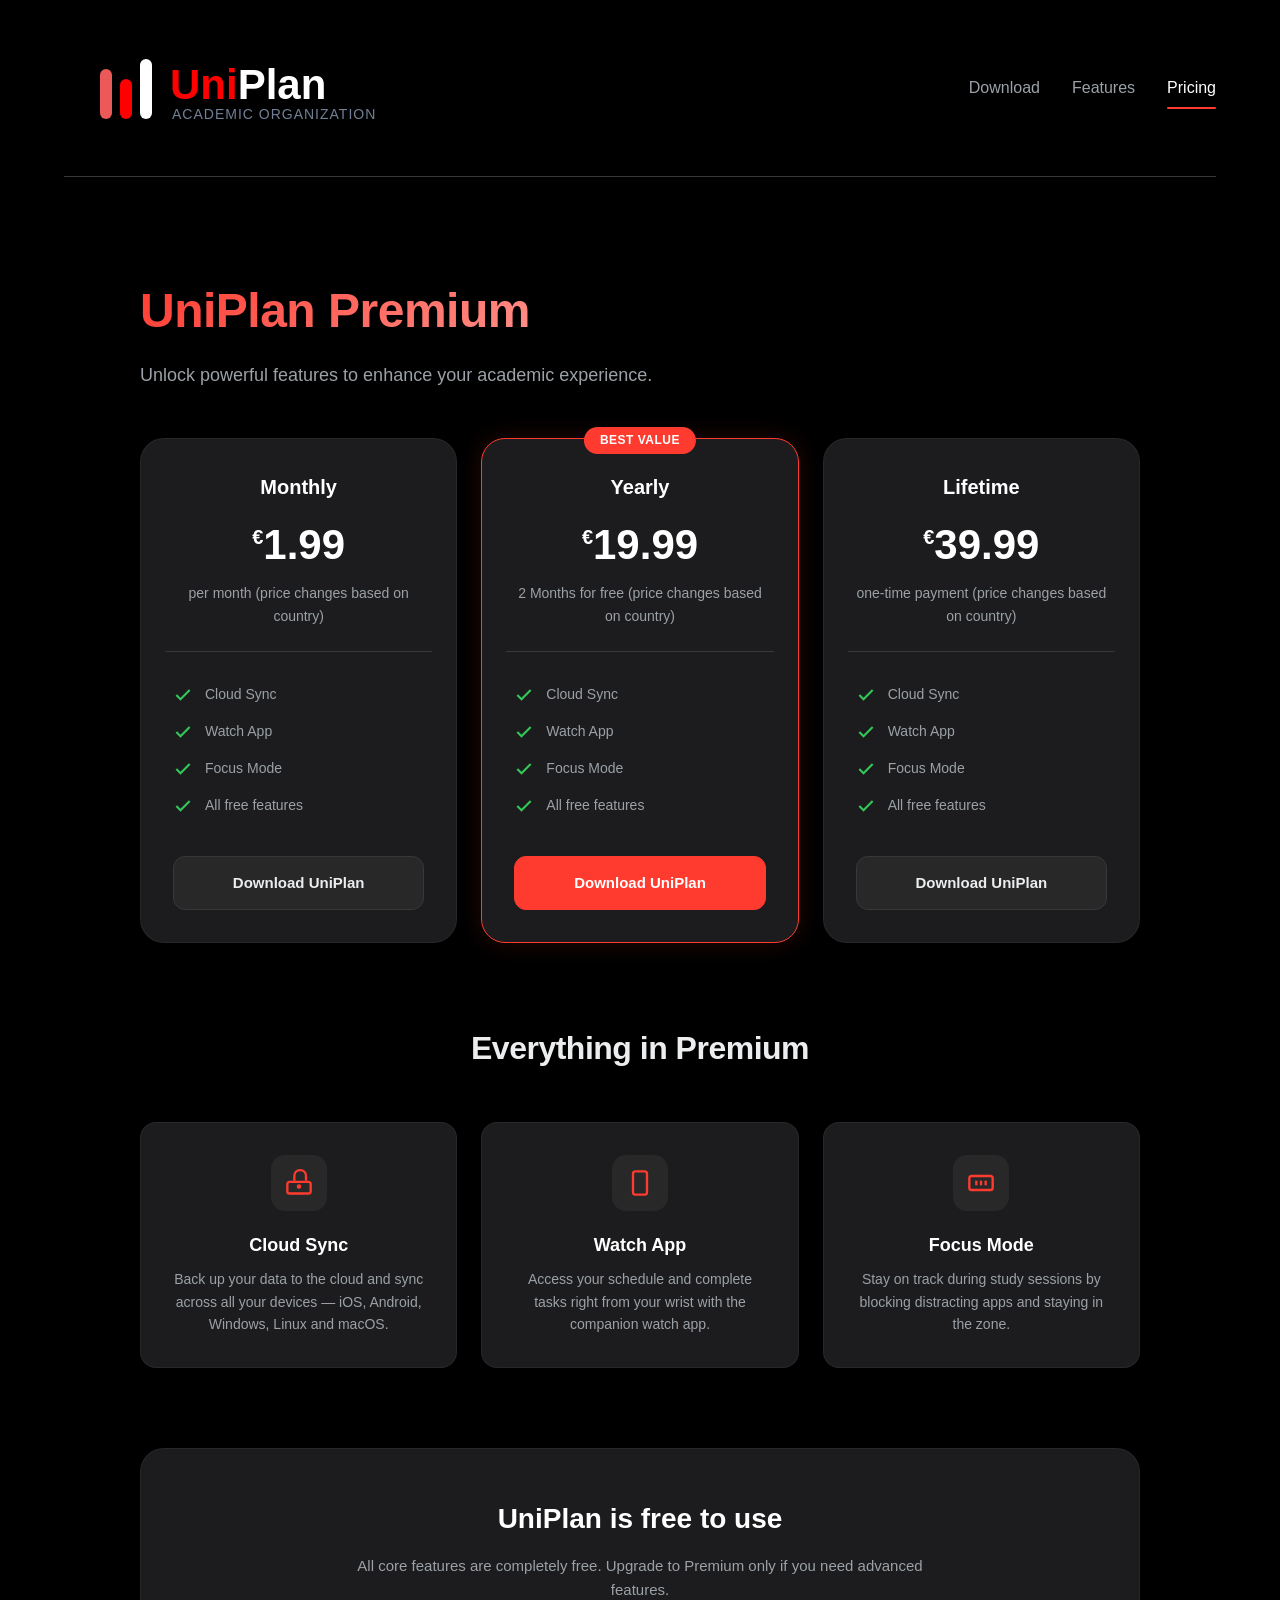
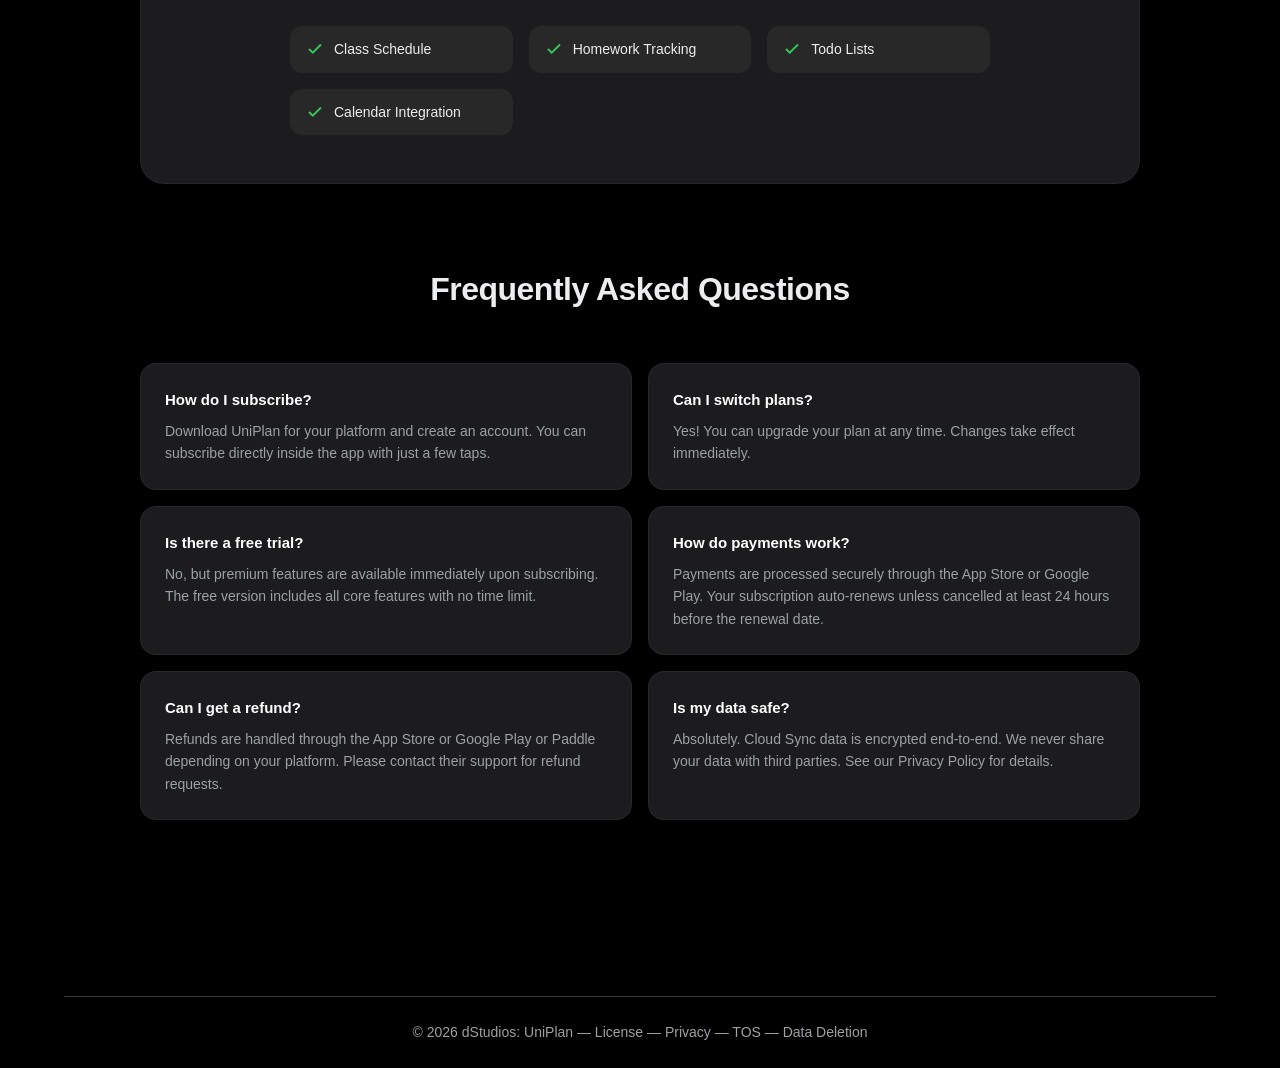
<file: pricing.html>
<!doctype html>
<html lang="en">
	<head>
		<meta charset="UTF-8" />
		<meta name="viewport" content="width=device-width, initial-scale=1.0" />
		<title>Pricing - UniPlan</title>
		<link rel="icon" href="favicon.png" type="image/png" />
		<link rel="stylesheet" href="styles.css" />
		<style>
			.pricing-section {
				max-width: 1000px;
				margin: 0 auto;
				padding: 48px 0;
			}

			.pricing-grid {
				display: grid;
				grid-template-columns: repeat(3, 1fr);
				gap: 24px;
				margin-bottom: 80px;
			}

			.pricing-card {
				background: var(--card);
				border: 1px solid var(--overlay);
				border-radius: 24px;
				padding: 32px;
				text-align: center;
				transition: all 0.2s ease;
				position: relative;
				display: flex;
				flex-direction: column;
			}

			.pricing-card:hover {
				border-color: var(--overlay-hover);
				transform: translateY(-4px);
			}

			.pricing-card.featured {
				border-color: var(--accent);
				box-shadow: 0 0 24px rgba(255, 59, 48, 0.15);
			}

			.pricing-card.featured::before {
				content: "Best Value";
				position: absolute;
				top: -12px;
				left: 50%;
				transform: translateX(-50%);
				background: var(--accent);
				color: var(--tint);
				padding: 4px 16px;
				border-radius: 20px;
				font-size: 12px;
				font-weight: 600;
				letter-spacing: 0.5px;
				text-transform: uppercase;
			}

			.plan-name {
				font-size: 20px;
				font-weight: 600;
				margin-bottom: 8px;
				color: var(--tint);
			}

			.plan-price {
				font-size: 42px;
				font-weight: 700;
				color: var(--tint);
				margin-bottom: 4px;
			}

			.plan-price .currency {
				font-size: 20px;
				font-weight: 600;
				vertical-align: super;
			}

			.plan-period {
				font-size: 14px;
				color: var(--text-secondary);
				margin-bottom: 24px;
			}

			.plan-divider {
				border: none;
				border-top: 1px solid var(--border);
				margin: 0 -8px 24px;
			}

			.plan-features {
				list-style: none;
				padding: 0;
				margin: 0 0 32px;
				flex: 1;
				text-align: left;
			}

			.plan-features li {
				display: flex;
				align-items: center;
				gap: 12px;
				padding: 8px 0;
				font-size: 14px;
				color: var(--text-secondary);
				line-height: 1.5;
			}

			.plan-features li .check {
				width: 20px;
				height: 20px;
				min-width: 20px;
				color: var(--green);
				flex-shrink: 0;
			}

			.plan-btn {
				display: inline-flex;
				align-items: center;
				justify-content: center;
				width: 100%;
				padding: 14px 24px;
				background: var(--overlay);
				border: 1px solid var(--border);
				border-radius: 12px;
				color: var(--text);
				font-size: 15px;
				font-weight: 600;
				cursor: pointer;
				transition: all 0.2s ease;
				text-decoration: none;
			}

			.plan-btn:hover {
				background: var(--overlay-hover);
				border-color: var(--overlay-hover);
			}

			.plan-btn.primary {
				background: var(--accent);
				border-color: var(--accent);
				color: var(--tint);
			}

			.plan-btn.primary:hover {
				background: #ff453a;
				box-shadow: 0 4px 16px rgba(255, 59, 48, 0.3);
				transform: translateY(-2px);
			}

			.features-detail {
				margin-bottom: 80px;
			}

			.features-detail .section-title {
				margin-bottom: 48px;
			}

			.detail-grid {
				display: grid;
				grid-template-columns: repeat(3, 1fr);
				gap: 24px;
			}

			.detail-card {
				background: var(--card);
				border: 1px solid var(--overlay);
				border-radius: 16px;
				padding: 32px;
				text-align: center;
				transition: all 0.2s ease;
			}

			.detail-card:hover {
				border-color: var(--overlay-hover);
				transform: translateY(-4px);
			}

			.detail-icon {
				width: 56px;
				height: 56px;
				background: var(--overlay);
				border-radius: 14px;
				display: flex;
				align-items: center;
				justify-content: center;
				margin: 0 auto 20px;
				color: var(--accent);
			}

			.detail-icon svg {
				width: 28px;
				height: 28px;
			}

			.detail-card h3 {
				font-size: 18px;
				font-weight: 600;
				margin-bottom: 8px;
				color: var(--tint);
			}

			.detail-card p {
				font-size: 14px;
				color: var(--text-secondary);
				line-height: 1.6;
			}

			.whats-free {
				margin-bottom: 80px;
			}

			.free-card {
				background: var(--card);
				border: 1px solid var(--overlay);
				border-radius: 24px;
				padding: 48px;
				text-align: center;
				box-shadow: 0 8px 32px rgba(0, 0, 0, 0.3);
			}

			.free-card h2 {
				font-size: 28px;
				font-weight: 700;
				margin-bottom: 12px;
				color: var(--tint);
			}

			.free-card p {
				font-size: 15px;
				color: var(--text-secondary);
				max-width: 600px;
				margin: 0 auto 24px;
				line-height: 1.6;
			}

			.free-features-grid {
				display: grid;
				grid-template-columns: repeat(auto-fit, minmax(200px, 1fr));
				gap: 16px;
				max-width: 700px;
				margin: 0 auto;
			}

			.free-feature {
				display: flex;
				align-items: center;
				gap: 10px;
				padding: 12px 16px;
				background: var(--overlay);
				border-radius: 12px;
				font-size: 14px;
				color: var(--text);
			}

			.free-feature .check {
				width: 18px;
				height: 18px;
				min-width: 18px;
				color: var(--green);
				flex-shrink: 0;
			}

			.faq-section {
				margin-bottom: 48px;
			}

			.faq-grid {
				display: grid;
				grid-template-columns: repeat(2, 1fr);
				gap: 16px;
			}

			.faq-item {
				background: var(--card);
				border: 1px solid var(--overlay);
				border-radius: 16px;
				padding: 24px;
				transition: all 0.2s ease;
			}

			.faq-item:hover {
				border-color: var(--overlay-hover);
			}

			.faq-item h3 {
				font-size: 15px;
				font-weight: 600;
				margin-bottom: 8px;
				color: var(--tint);
			}

			.faq-item p {
				font-size: 14px;
				color: var(--text-secondary);
				line-height: 1.6;
			}

			@media (max-width: 900px) {
				.pricing-grid {
					grid-template-columns: 1fr;
					max-width: 400px;
					margin: 0 auto 48px;
				}

				.detail-grid {
					grid-template-columns: 1fr;
					max-width: 400px;
					margin: 0 auto;
				}

				.faq-grid {
					grid-template-columns: 1fr;
				}
			}

			@media (max-width: 480px) {
				.pricing-card {
					padding: 24px;
				}

				.free-card {
					padding: 24px;
				}

				.free-card h2 {
					font-size: 24px;
				}

				.plan-price {
					font-size: 34px;
				}
			}
		</style>
	</head>
	<body>
		<div class="container">
			<header class="header">
				<a href="/">
					<div class="logo-container">
						<img src="iconlarge.svg" alt="UniPlan Logo" class="logo" />
					</div>
				</a>
				<nav class="nav">
					<a href="/" class="nav-link">Download</a>
					<a href="/#features" class="nav-link">Features</a>
					<a href="/pricing" class="nav-link active">Pricing</a>
				</nav>
			</header>

			<main>
				<section class="pricing-section">
					<h1 class="hero-title">UniPlan Premium</h1>
					<p class="hero-subtitle">Unlock powerful features to enhance your academic experience.</p>

					<!-- Plans -->
					<div class="pricing-grid">
						<div class="pricing-card">
							<div class="plan-name">Monthly</div>
							<div class="plan-price"><span class="currency">&euro;</span>1.99</div>
							<div class="plan-period">per month (price changes based on country)</div>
							<hr class="plan-divider" />
							<ul class="plan-features">
								<li>
									<svg class="check" viewBox="0 0 24 24" fill="none" stroke="currentColor" stroke-width="2.5">
										<polyline points="20 6 9 17 4 12" />
									</svg>
									Cloud Sync
								</li>
								<li>
									<svg class="check" viewBox="0 0 24 24" fill="none" stroke="currentColor" stroke-width="2.5">
										<polyline points="20 6 9 17 4 12" />
									</svg>
									Watch App
								</li>
								<li>
									<svg class="check" viewBox="0 0 24 24" fill="none" stroke="currentColor" stroke-width="2.5">
										<polyline points="20 6 9 17 4 12" />
									</svg>
									Focus Mode
								</li>
								<li>
									<svg class="check" viewBox="0 0 24 24" fill="none" stroke="currentColor" stroke-width="2.5">
										<polyline points="20 6 9 17 4 12" />
									</svg>
									All free features
								</li>
							</ul>
							<a href="/" class="plan-btn">Download UniPlan</a>
						</div>

						<div class="pricing-card featured">
							<div class="plan-name">Yearly</div>
							<div class="plan-price"><span class="currency">&euro;</span>19.99</div>
							<div class="plan-period">2 Months for free (price changes based on country)</div>
							<hr class="plan-divider" />
							<ul class="plan-features">
								<li>
									<svg class="check" viewBox="0 0 24 24" fill="none" stroke="currentColor" stroke-width="2.5">
										<polyline points="20 6 9 17 4 12" />
									</svg>
									Cloud Sync
								</li>
								<li>
									<svg class="check" viewBox="0 0 24 24" fill="none" stroke="currentColor" stroke-width="2.5">
										<polyline points="20 6 9 17 4 12" />
									</svg>
									Watch App
								</li>
								<li>
									<svg class="check" viewBox="0 0 24 24" fill="none" stroke="currentColor" stroke-width="2.5">
										<polyline points="20 6 9 17 4 12" />
									</svg>
									Focus Mode
								</li>
								<li>
									<svg class="check" viewBox="0 0 24 24" fill="none" stroke="currentColor" stroke-width="2.5">
										<polyline points="20 6 9 17 4 12" />
									</svg>
									All free features
								</li>
							</ul>
							<a href="/" class="plan-btn primary">Download UniPlan</a>
						</div>

						<div class="pricing-card">
							<div class="plan-name">Lifetime</div>
							<div class="plan-price"><span class="currency">&euro;</span>39.99</div>
							<div class="plan-period">one-time payment (price changes based on country)</div>
							<hr class="plan-divider" />
							<ul class="plan-features">
								<li>
									<svg class="check" viewBox="0 0 24 24" fill="none" stroke="currentColor" stroke-width="2.5">
										<polyline points="20 6 9 17 4 12" />
									</svg>
									Cloud Sync
								</li>
								<li>
									<svg class="check" viewBox="0 0 24 24" fill="none" stroke="currentColor" stroke-width="2.5">
										<polyline points="20 6 9 17 4 12" />
									</svg>
									Watch App
								</li>
								<li>
									<svg class="check" viewBox="0 0 24 24" fill="none" stroke="currentColor" stroke-width="2.5">
										<polyline points="20 6 9 17 4 12" />
									</svg>
									Focus Mode
								</li>
								<li>
									<svg class="check" viewBox="0 0 24 24" fill="none" stroke="currentColor" stroke-width="2.5">
										<polyline points="20 6 9 17 4 12" />
									</svg>
									All free features
								</li>
							</ul>
							<a href="/" class="plan-btn">Download UniPlan</a>
						</div>
					</div>

					<!-- Premium Features Detail -->
					<div class="features-detail">
						<h2 class="section-title">Everything in Premium</h2>
						<div class="detail-grid">
							<div class="detail-card">
								<div class="detail-icon">
									<svg viewBox="0 0 24 24" fill="none" stroke="currentColor" stroke-width="2">
										<path d="M18 10v-4c0-3-2-5-5-5s-5 2-5 5v4" />
										<path d="M20 21H4a2 2 0 0 1-2-2v-6a2 2 0 0 1 2-2h16a2 2 0 0 1 2 2v6a2 2 0 0 1-2 2z" />
										<circle cx="12" cy="15" r="1" />
									</svg>
								</div>
								<h3>Cloud Sync</h3>
								<p>Back up your data to the cloud and sync across all your devices &mdash; iOS, Android, Windows, Linux and macOS.</p>
							</div>
							<div class="detail-card">
								<div class="detail-icon">
									<svg viewBox="0 0 24 24" fill="none" stroke="currentColor" stroke-width="2">
										<rect x="6" y="2" width="12" height="20" rx="2" />
										<line x1="12" y1="18" x2="12" y2="18" />
									</svg>
								</div>
								<h3>Watch App</h3>
								<p>Access your schedule and complete tasks right from your wrist with the companion watch app.</p>
							</div>
							<div class="detail-card">
								<div class="detail-icon">
									<svg viewBox="0 0 24 24" fill="none" stroke="currentColor" stroke-width="2">
										<rect x="2" y="6" width="20" height="12" rx="2" />
										<line x1="8" y1="10" x2="8" y2="14" />
										<line x1="12" y1="10" x2="12" y2="14" />
										<line x1="16" y1="10" x2="16" y2="14" />
									</svg>
								</div>
								<h3>Focus Mode</h3>
								<p>Stay on track during study sessions by blocking distracting apps and staying in the zone.</p>
							</div>
						</div>
					</div>

					<!-- What's Free -->
					<div class="whats-free">
						<div class="free-card">
							<h2>UniPlan is free to use</h2>
							<p>All core features are completely free. Upgrade to Premium only if you need advanced features.</p>
							<div class="free-features-grid">
								<div class="free-feature">
									<svg class="check" viewBox="0 0 24 24" fill="none" stroke="currentColor" stroke-width="2.5">
										<polyline points="20 6 9 17 4 12" />
									</svg>
									Class Schedule
								</div>
								<div class="free-feature">
									<svg class="check" viewBox="0 0 24 24" fill="none" stroke="currentColor" stroke-width="2.5">
										<polyline points="20 6 9 17 4 12" />
									</svg>
									Homework Tracking
								</div>
								<div class="free-feature">
									<svg class="check" viewBox="0 0 24 24" fill="none" stroke="currentColor" stroke-width="2.5">
										<polyline points="20 6 9 17 4 12" />
									</svg>
									Todo Lists
								</div>
								<div class="free-feature">
									<svg class="check" viewBox="0 0 24 24" fill="none" stroke="currentColor" stroke-width="2.5">
										<polyline points="20 6 9 17 4 12" />
									</svg>
									Calendar Integration
								</div>
							</div>
						</div>
					</div>

					<!-- FAQ -->
					<div class="faq-section">
						<h2 class="section-title">Frequently Asked Questions</h2>
						<div class="faq-grid">
							<div class="faq-item">
								<h3>How do I subscribe?</h3>
								<p>Download UniPlan for your platform and create an account. You can subscribe directly inside the app with just a few taps.</p>
							</div>
							<div class="faq-item">
								<h3>Can I switch plans?</h3>
								<p>Yes! You can upgrade your plan at any time. Changes take effect immediately.</p>
							</div>
							<div class="faq-item">
								<h3>Is there a free trial?</h3>
								<p>No, but premium features are available immediately upon subscribing. The free version includes all core features with no time limit.</p>
							</div>
							<div class="faq-item">
								<h3>How do payments work?</h3>
								<p>Payments are processed securely through the App Store or Google Play. Your subscription auto-renews unless cancelled at least 24 hours before the renewal date.</p>
							</div>
							<div class="faq-item">
								<h3>Can I get a refund?</h3>
								<p>Refunds are handled through the App Store or Google Play or Paddle depending on your platform. Please contact their support for refund requests.</p>
							</div>
							<div class="faq-item">
								<h3>Is my data safe?</h3>
								<p>Absolutely. Cloud Sync data is encrypted end-to-end. We never share your data with third parties. See our Privacy Policy for details.</p>
							</div>
						</div>
					</div>
				</section>
			</main>

			<footer class="footer">
				<p>
					&copy; 2026 dStudios: UniPlan &mdash;
					<a href="/license" style="color: var(--text-secondary); text-decoration: none">License</a>
					&mdash;
					<a href="/privacy" style="color: var(--text-secondary); text-decoration: none">Privacy</a>
					&mdash;
					<a href="/tos" style="color: var(--text-secondary); text-decoration: none">TOS</a>
					&mdash;
					<a href="/deletion" style="color: var(--text-secondary); text-decoration: none">Data Deletion</a>
				</p>
			</footer>
		</div>
	</body>
</html>
</file>
<file: styles.css>
* {
	margin: 0;
	padding: 0;
	box-sizing: border-box;
}

:root {
	--background: #000000;
	--card: #1c1c1e;
	--card-hover: #2c2c2e;
	--border: #38383a;
	--text: #ecedee;
	--text-secondary: #9ba1a6;
	--tint: #ffffff;
	--accent: #ff3b30;
	--blue: #007aff;
	--green: #34c759;
	--overlay: rgba(255, 255, 255, 0.05);
	--overlay-hover: rgba(255, 255, 255, 0.08);
	--overlay-active: rgba(255, 59, 48, 0.1);
}

html {
	scroll-behavior: smooth;
}

body {
	font-family: -apple-system, BlinkMacSystemFont, "Segoe UI", Roboto, Oxygen, Ubuntu, Cantarell, sans-serif;
	background-color: var(--background);
	color: var(--text);
	line-height: 1.6;
	min-height: 100vh;
}

.container {
	max-width: 1200px;
	margin: 0 auto;
	padding: 0 24px;
}

/* Header */
.header {
	display: flex;
	justify-content: space-between;
	align-items: center;
	padding: 24px 0;
	border-bottom: 1px solid var(--border);
	margin-bottom: 48px;
}

.logo {
	height: 120px;
	width: auto;
}

.nav {
	display: flex;
	gap: 32px;
}

.nav-link {
	color: var(--text-secondary);
	text-decoration: none;
	font-size: 16px;
	font-weight: 500;
	transition: color 0.2s ease;
	position: relative;
}

.nav-link:hover,
.nav-link.active {
	color: var(--tint);
}

.nav-link.active::after {
	content: "";
	position: absolute;
	bottom: -8px;
	left: 0;
	right: 0;
	height: 2px;
	background: var(--accent);
	border-radius: 1px;
}

/* Main Content */
main {
	padding-bottom: 80px;
}

/* Download Section */
.download-section {
	text-align: center;
	margin-bottom: 96px;
}

.hero-title {
	font-size: 48px;
	font-weight: 700;
	letter-spacing: -0.5px;
	margin-bottom: 12px;
	background: linear-gradient(135deg, var(--accent) 0%, var(--tint) 100%);
	-webkit-background-clip: text;
	-webkit-text-fill-color: transparent;
	background-clip: text;
}

.hero-subtitle {
	font-size: 18px;
	color: var(--text-secondary);
	margin-bottom: 48px;
}

.download-card {
	background: var(--card);
	border: 1px solid var(--overlay);
	border-radius: 24px;
	padding: 32px;
	max-width: 600px;
	margin: 0 auto;
	box-shadow: 0 8px 32px rgba(0, 0, 0, 0.3);
}

/* Segmented Control */
.segmented-control {
	display: inline-flex;
	background: var(--background);
	border-radius: 12px;
	padding: 4px;
	position: relative;
	gap: 4px;
}

.segment-btn {
	display: flex;
	align-items: center;
	gap: 8px;
	padding: 10px 16px;
	border: none;
	background: transparent;
	color: var(--text-secondary);
	font-size: 14px;
	font-weight: 500;
	cursor: pointer;
	border-radius: 10px;
	transition: all 0.2s cubic-bezier(0.4, 0, 0.2, 1);
	position: relative;
	z-index: 1;
	white-space: nowrap;
}

.segment-btn:hover {
	color: var(--text);
}

.segment-btn.active {
	color: var(--tint);
	background: var(--card-hover);
	box-shadow: 0 2px 8px rgba(0, 0, 0, 0.2);
}

.os-icon {
	width: 18px;
	height: 18px;
}

/* Download Content */
.download-content {
	margin-top: 32px;
}

.download-option {
	display: none;
}

.download-option.active {
	display: block;
}

/* Command Block */
.command-block {
	background: var(--background);
	border: 1px solid var(--border);
	border-radius: 12px;
	padding: 16px 20px;
	display: flex;
	align-items: center;
	justify-content: space-between;
	gap: 16px;
	margin-top: 16px;
}

.command-text {
	font-family: "SF Mono", "Fira Code", "Cascadia Code", monospace;
	font-size: 14px;
	color: var(--text);
	flex: 1;
	text-align: left;
	word-break: break-all;
}

.copy-btn {
	display: flex;
	align-items: center;
	gap: 6px;
	padding: 8px 14px;
	background: var(--overlay);
	border: 1px solid var(--border);
	border-radius: 8px;
	color: var(--text);
	font-size: 13px;
	font-weight: 500;
	cursor: pointer;
	transition: all 0.2s ease;
	white-space: nowrap;
}

.copy-btn:hover {
	background: var(--overlay-hover);
}

.copy-btn.copied {
	background: var(--green);
	border-color: var(--green);
	color: var(--background);
}

.copy-icon {
	width: 16px;
	height: 16px;
}

/* Download Button */
.download-btn {
	display: inline-flex;
	align-items: center;
	justify-content: center;
	gap: 10px;
	width: 100%;
	padding: 16px 24px;
	background: var(--accent);
	border: none;
	border-radius: 12px;
	color: var(--tint);
	font-size: 16px;
	font-weight: 600;
	cursor: pointer;
	transition: all 0.2s cubic-bezier(0.4, 0, 0.2, 1);
	margin-top: 16px;
	text-decoration: none;
}

.download-btn:hover {
	background: #ff453a;
	transform: translateY(-2px);
	box-shadow: 0 4px 16px rgba(255, 59, 48, 0.3);
}

.download-btn:active {
	transform: translateY(0);
}

.download-btn svg {
	width: 20px;
	height: 20px;
}

/* Loading State */
.loading-state {
	display: flex;
	flex-direction: column;
	align-items: center;
	gap: 12px;
	padding: 24px;
}

.spinner {
	width: 32px;
	height: 32px;
	border: 3px solid var(--border);
	border-top-color: var(--accent);
	border-radius: 50%;
	animation: spin 0.8s linear infinite;
}

@keyframes spin {
	to {
		transform: rotate(360deg);
	}
}

/* Version Info */
.version-info {
	margin-top: 12px;
	font-size: 13px;
	color: var(--text-secondary);
}

/* QR Code Container */
.qr-wrapper {
	display: flex;
	flex-direction: column;
	align-items: center;
	gap: 12px;
	padding: 24px;
	background: var(--background);
	border: 1px solid var(--border);
	border-radius: 12px;
	margin-top: 16px;
}

#qr-code {
	border-radius: 8px;
}

#qr-code img {
	border-radius: 8px;
}

.qr-hint {
	font-size: 13px;
	color: var(--text-secondary);
	margin: 0;
}

/* Features Section */
.features-section {
	margin-bottom: 48px;
}

.section-title {
	font-size: 32px;
	font-weight: 700;
	letter-spacing: -0.5px;
	text-align: center;
	margin-bottom: 48px;
}

.features-grid {
	display: grid;
	grid-template-columns: repeat(auto-fit, minmax(250px, 1fr));
	gap: 24px;
}

.feature-card {
	background: var(--card);
	border: 1px solid var(--overlay);
	border-radius: 16px;
	padding: 24px;
	transition: all 0.2s ease;
}

.feature-card:hover {
	border-color: var(--overlay-hover);
	transform: translateY(-4px);
}

.feature-icon {
	width: 48px;
	height: 48px;
	background: var(--overlay);
	border-radius: 12px;
	display: flex;
	align-items: center;
	justify-content: center;
	margin-bottom: 16px;
	color: var(--accent);
}

.feature-icon svg {
	width: 24px;
	height: 24px;
}

.feature-card h3 {
	font-size: 18px;
	font-weight: 600;
	margin-bottom: 8px;
}

.feature-card p {
	font-size: 14px;
	color: var(--text-secondary);
	line-height: 1.5;
}

/* Footer */
.footer {
	border-top: 1px solid var(--border);
	padding: 24px 0;
	text-align: center;
	color: var(--text-secondary);
	font-size: 14px;
}

/* Responsive */
@media (max-width: 768px) {
	.header {
		flex-direction: column;
		align-items: center;
		gap: 20px;
		text-align: center;
	}

	.logo-container {
		display: flex;
		justify-content: center;
		width: 100%;
	}

	.logo {
		height: 90px;
	}

	.nav {
		gap: 24px;
		justify-content: center;
	}

	.hero-title {
		font-size: 36px;
	}

	.download-card {
		padding: 24px;
	}

	.segmented-control {
		flex-wrap: wrap;
		justify-content: center;
	}

	.segment-btn {
		padding: 8px 12px;
		font-size: 13px;
	}

	.command-block {
		flex-direction: column;
		align-items: stretch;
	}

	.command-text {
		text-align: center;
	}

	.copy-btn {
		justify-content: center;
	}
}

@media (max-width: 480px) {
	.header {
		gap: 16px;
	}

	.logo {
		height: 72px;
	}

	.hero-title {
		font-size: 28px;
	}

	.hero-subtitle {
		font-size: 16px;
		margin-bottom: 32px;
	}

	.features-grid {
		grid-template-columns: 1fr;
	}

	.feature-card {
		text-align: center;
	}

	.feature-icon {
		margin: 0 auto 16px;
	}
}
</file>
